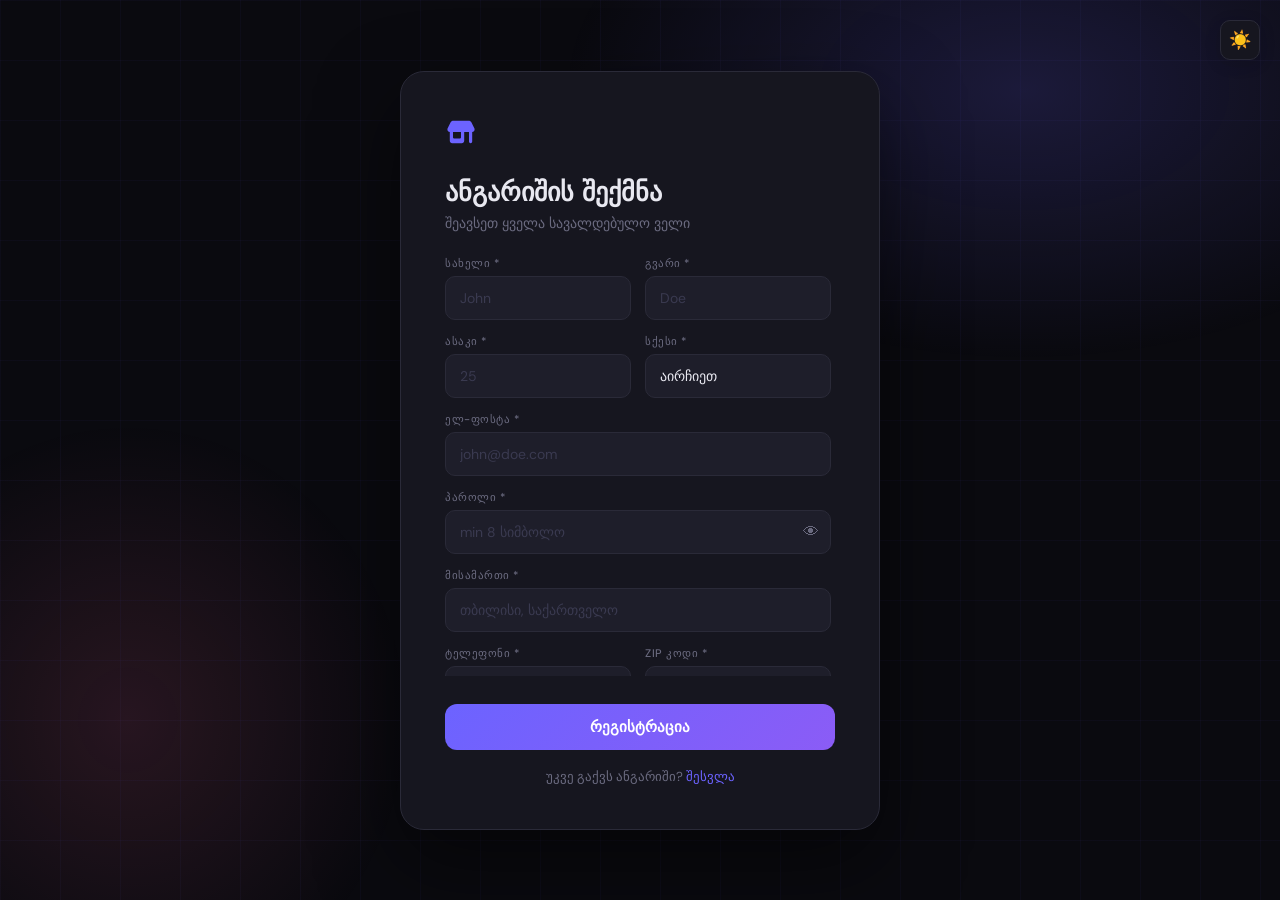
<file: index.html>
<!doctype html>
<html lang="ka">
  <head>
    <meta charset="UTF-8" />
    <meta name="viewport" content="width=device-width, initial-scale=1.0" />
    <title>EverREST</title>
    <link href="https://fonts.googleapis.com/css2?family=Syne:wght@700;800&family=DM+Sans:wght@400;500&display=swap" rel="stylesheet" />
    <link rel="stylesheet" href="css/index.css" />
    <link rel="stylesheet" href="css/theme.css" />
    <script src="js/theme.js"></script>
  </head>
  <body>
    <button class="theme-toggle-float" title="Switch theme">☀️</button>
    <div class="auth-bg">
      <div class="auth-card">
        <div class="logo">
          <div class="logo-icon"><svg xmlns="http://www.w3.org/2000/svg" viewBox="0 0 640 640"><path d="M53.5 245.1L110.3 131.4C121.2 109.7 143.3 96 167.6 96L472.5 96C496.7 96 518.9 109.7 529.7 131.4L586.5 245.1C590.1 252.3 592 260.2 592 268.3C592 295.6 570.8 318 544 319.9L544 512C544 529.7 529.7 544 512 544C494.3 544 480 529.7 480 512L480 320L384 320L384 496C384 522.5 362.5 544 336 544L144 544C117.5 544 96 522.5 96 496L96 319.9C69.2 318 48 295.6 48 268.3C48 260.3 49.9 252.3 53.5 245.1zM160 320L160 432C160 440.8 167.2 448 176 448L304 448C312.8 448 320 440.8 320 432L320 320L160 320z"/></svg></div>
          <div class="logo-text">EverREST</div>
        </div>
        <h1>ანგარიშის შექმნა</h1>
        <p class="subtitle">შეავსეთ ყველა სავალდებულო ველი</p>
        <div class="signup-scroll">
          <div class="form-row">
            <div class="field"><label>სახელი *</label><input type="text" id="firstName" placeholder="John" /></div>
            <div class="field"><label>გვარი *</label><input type="text" id="lastName" placeholder="Doe" /></div>
          </div>
          <div class="form-row">
            <div class="field"><label>ასაკი *</label><input type="number" id="age" placeholder="25" min="1" max="120" /></div>
            <div class="field">
              <label>სქესი *</label>
              <select id="gender">
                <option value="">აირჩიეთ</option>
                <option value="MALE">მამრობითი</option>
                <option value="FEMALE">მდედრობითი</option>
                <option value="OTHER">სხვა</option>
              </select>
            </div>
          </div>
          <div class="field"><label>ელ-ფოსტა *</label><input type="email" id="email" placeholder="john@doe.com" /></div>
          <div class="field">
            <label>პაროლი *</label>
            <div class="pass-wrap">
              <input type="password" id="password" placeholder="min 8 სიმბოლო" />
              <button class="pass-toggle" id="toggle-password">👁</button>
            </div>
          </div>
          <div class="field"><label>მისამართი *</label><input type="text" id="address" placeholder="თბილისი, საქართველო" /></div>
          <div class="form-row">
            <div class="field"><label>ტელეფონი *</label><input type="text" id="phone" placeholder="+995599123456" /></div>
            <div class="field"><label>ZIP კოდი *</label><input type="text" id="zipcode" placeholder="0178" /></div>
          </div>
          <div class="field"><label>ავატარი (URL)</label><input type="text" id="avatar" placeholder="https://..." /></div>
        </div>
        <div id="alert"></div>
        <button class="btn-primary" id="signup-btn">რეგისტრაცია</button>
        <p class="switch-link">უკვე გაქვს ანგარიში? <a href="html/signin.html">შესვლა</a></p>
      </div>
    </div>
    <script src="js/index.js"></script>
  </body>
</html>
</file>
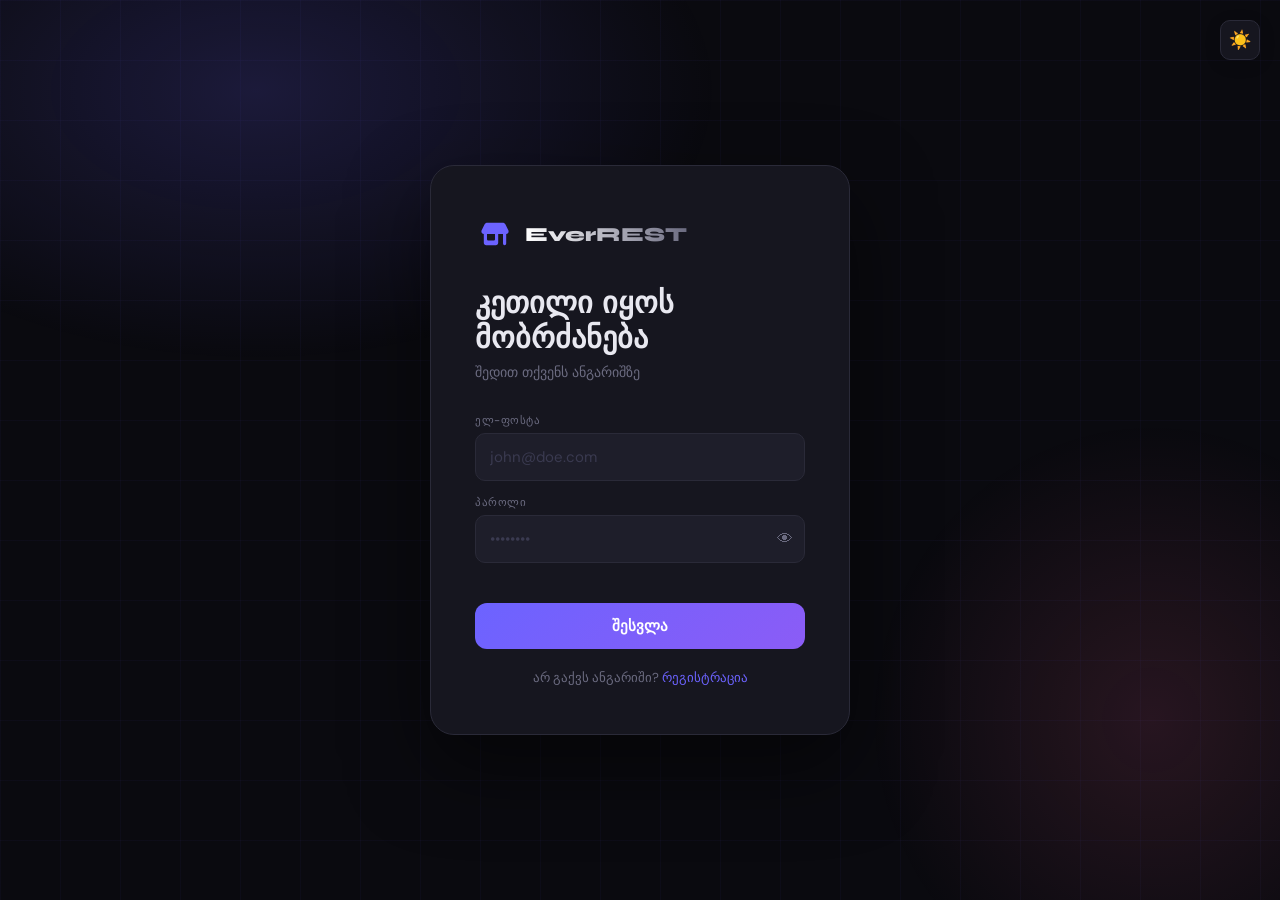
<file: html/product.html>
<!DOCTYPE html>
<html lang="ka">
<head>
  <meta charset="UTF-8"/>
  <meta name="viewport" content="width=device-width, initial-scale=1.0"/>
  <title>პროდუქტი — EverREST</title>
  <link href="https://fonts.googleapis.com/css2?family=Syne:wght@700;800&family=DM+Sans:wght@400;500&display=swap" rel="stylesheet"/>
  <link rel="stylesheet" href="../css/shop.css"/>
  <link rel="stylesheet" href="../css/product.css"/>
  <link rel="stylesheet" href="../css/theme.css"/>
  <script src="../js/theme.js"></script>
</head>
<body>

  <header class="shop-header">
    <div class="header-inner">
      <div class="logo" id="btn-logo" style="cursor:pointer">
        <div class="logo-icon"><svg xmlns="http://www.w3.org/2000/svg" viewBox="0 0 640 640"><path d="M53.5 245.1L110.3 131.4C121.2 109.7 143.3 96 167.6 96L472.5 96C496.7 96 518.9 109.7 529.7 131.4L586.5 245.1C590.1 252.3 592 260.2 592 268.3C592 295.6 570.8 318 544 319.9L544 512C544 529.7 529.7 544 512 544C494.3 544 480 529.7 480 512L480 320L384 320L384 496C384 522.5 362.5 544 336 544L144 544C117.5 544 96 522.5 96 496L96 319.9C69.2 318 48 295.6 48 268.3C48 260.3 49.9 252.3 53.5 245.1zM160 320L160 432C160 440.8 167.2 448 176 448L304 448C312.8 448 320 440.8 320 432L320 320L160 320z"/></svg></div>
        <div class="logo-text">EverREST Shop</div>
      </div>
      <nav class="header-nav">
        <button class="nav-btn" id="btn-shop">🛍 მაღაზია</button>
        <button class="nav-btn" id="btn-profile">👤 პროფილი</button>
      </nav>
      <div class="header-right">
        <button class="theme-toggle" title="Switch theme">☀️</button>
        <button class="cart-btn desktop-cart" id="btn-cart">🛒 <span id="cart-count">0</span></button>
        <button class="btn-signout desktop-only" id="btn-signout">გასვლა</button>
        <button class="burger-btn" id="burger-btn" aria-label="მენიუ">
          <span></span><span></span><span></span>
        </button>
      </div>
    </div>
    <div class="mobile-nav" id="mobile-nav">
      <button class="nav-btn" id="m-btn-shop">🛍 მაღაზია</button>
      <button class="nav-btn" id="m-btn-profile">👤 პროფილი</button>
      <button class="nav-btn mobile-cart-btn" id="m-btn-cart">🛒 კალათა <span class="m-cart-badge" id="m-cart-count">0</span></button>
      <button class="nav-btn nav-btn-signout" id="m-btn-signout">🚪 გასვლა</button>
    </div>
  </header>

  <div class="product-page">
    <button class="btn-back" id="btn-back">← მაღაზიაში დაბრუნება</button>

    <div id="product-content" class="product-detail">
      <div class="product-detail-left">
        <img id="d-image" src="" alt="პროდუქტი"
             onerror="this.src='https://placehold.co/600x500/1e1e2a/6b6b80?text=No+Image'"/>
      </div>
      <div class="product-detail-right">
        <div id="d-category" class="product-category"></div>
        <h1 id="d-title"></h1>
        <div id="d-price" class="detail-price"></div>
        <div id="d-stock" class="amount-badge"></div>
        <p id="d-description" class="detail-description"></p>
        <div id="d-alert"></div>
        <button id="d-btn" class="btn-primary">+ კალათაში დამატება</button>
      </div>
    </div>
  </div>

  <!-- ── RATINGS ── -->
  <div class="product-page reviews-page">
    <div class="reviews-wrap">

      <div class="rate-card">
        <h2 class="rate-title">⭐ შეაფასე პროდუქტი</h2>
        <p class="rate-sub">აირჩიე ვარსკვლავების რაოდენობა</p>
        <div class="star-picker" id="star-picker">
          <span class="star" data-value="1">★</span>
          <span class="star" data-value="2">★</span>
          <span class="star" data-value="3">★</span>
          <span class="star" data-value="4">★</span>
          <span class="star" data-value="5">★</span>
        </div>
        <div id="rate-alert"></div>
        <button class="btn-primary btn-rate-submit" id="btn-submit-rate">შეფასების გაგზავნა</button>
      </div>

      <div class="rating-display-wrap">
        <h2 class="rate-title">📊 პროდუქტის რეიტინგი</h2>
        <div id="rating-display">
          <div class="rating-skeleton-wrap">
            <div class="skeleton" style="width:80px;height:80px;border-radius:16px"></div>
            <div style="display:flex;flex-direction:column;gap:8px;flex:1">
              <div class="skeleton skeleton-line" style="width:50%"></div>
              <div class="skeleton skeleton-line" style="width:35%"></div>
            </div>
          </div>
        </div>
      </div>

    </div>
  </div>

  <div id="cart-overlay" class="cart-overlay"></div>
  <div id="cart-drawer" class="cart-drawer">
    <div class="cart-header">
      <h2>🛒 კალათა</h2>
      <button class="cart-close" id="btn-cart-close">✕</button>
    </div>
    <div id="cart-items" class="cart-items"></div>
    <div id="cart-footer" class="cart-footer" style="display:none;">
      <div class="cart-total">სულ: <strong id="cart-total">$0.00</strong></div>
      <button class="btn-primary" id="btn-checkout">✅ შეკვეთის განხორციელება</button>
    </div>
  </div>

  <script src="../js/product.js"></script>
</body>
</html>
</file>
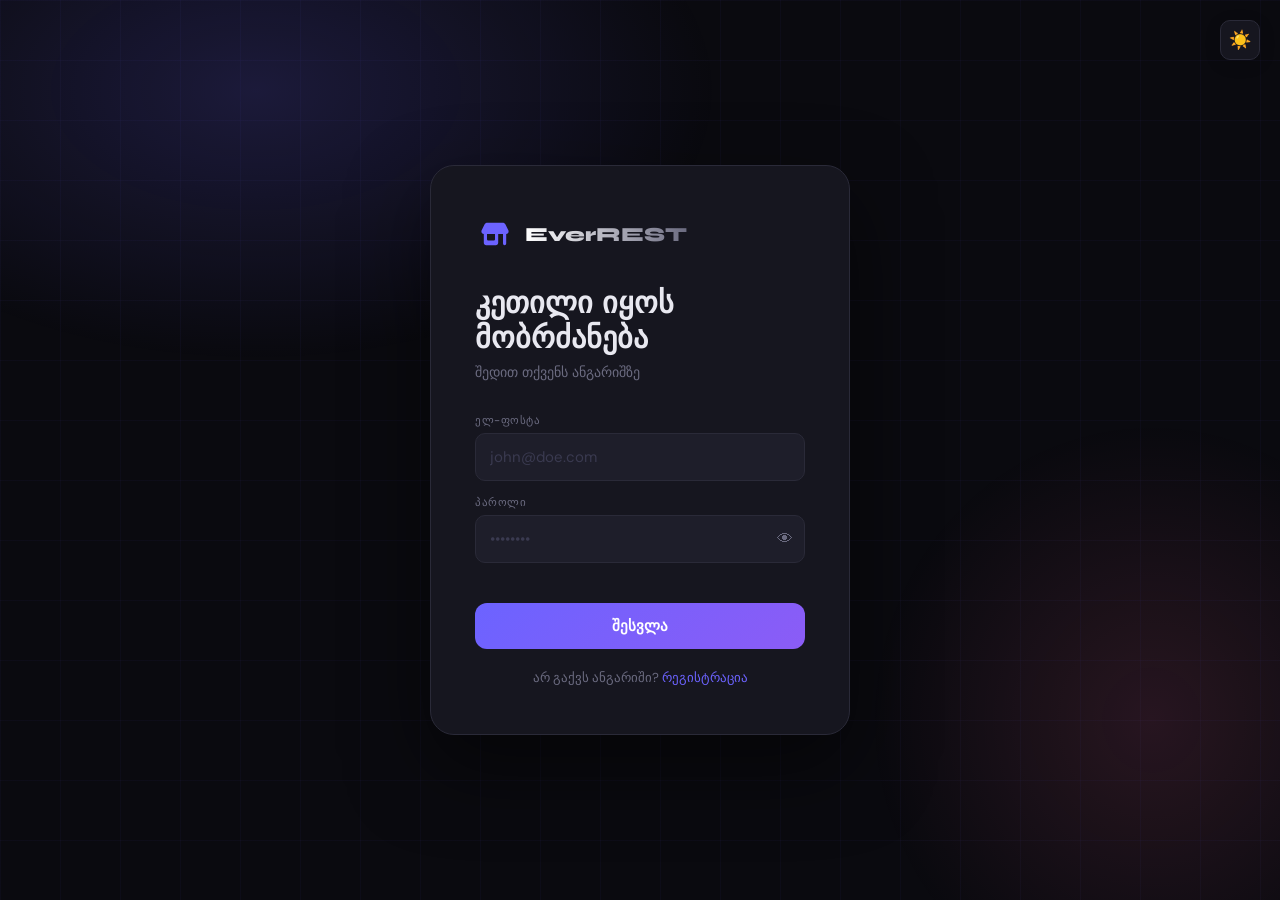
<file: html/profile.html>
<!DOCTYPE html>
<html lang="ka">
<head>
  <meta charset="UTF-8"/>
  <meta name="viewport" content="width=device-width, initial-scale=1.0"/>
  <title>პროფილი — EverREST</title>
  <link href="https://fonts.googleapis.com/css2?family=Syne:wght@700;800&family=DM+Sans:wght@400;500&display=swap" rel="stylesheet"/>
  <link rel="stylesheet" href="../css/profile.css"/>
  <link rel="stylesheet" href="../css/theme.css"/>
  <script src="../js/theme.js"></script>
</head>
<body>

  <header class="shop-header">
    <div class="header-inner">
      <div class="logo" id="btn-logo" style="cursor:pointer">
        <div class="logo-icon"><svg xmlns="http://www.w3.org/2000/svg" viewBox="0 0 640 640"><path d="M53.5 245.1L110.3 131.4C121.2 109.7 143.3 96 167.6 96L472.5 96C496.7 96 518.9 109.7 529.7 131.4L586.5 245.1C590.1 252.3 592 260.2 592 268.3C592 295.6 570.8 318 544 319.9L544 512C544 529.7 529.7 544 512 544C494.3 544 480 529.7 480 512L480 320L384 320L384 496C384 522.5 362.5 544 336 544L144 544C117.5 544 96 522.5 96 496L96 319.9C69.2 318 48 295.6 48 268.3C48 260.3 49.9 252.3 53.5 245.1zM160 320L160 432C160 440.8 167.2 448 176 448L304 448C312.8 448 320 440.8 320 432L320 320L160 320z"/></svg></div>
        <div class="logo-text">EverREST Shop</div>
      </div>
      <nav class="header-nav">
        <button class="nav-btn" id="btn-shop">🛍 მაღაზია</button>
        <button class="nav-btn active">👤 პროფილი</button>
      </nav>
      <div class="header-right">
        <button class="theme-toggle" title="Switch theme">☀️</button>
        <button class="btn-signout desktop-only" id="btn-signout">გასვლა</button>
        <button class="burger-btn" id="burger-btn" aria-label="მენიუ">
          <span></span><span></span><span></span>
        </button>
      </div>
    </div>
    <div class="mobile-nav" id="mobile-nav">
      <button class="nav-btn" id="m-btn-shop">🛍 მაღაზია</button>
      <button class="nav-btn active">👤 პროფილი</button>
      <button class="nav-btn nav-btn-signout" id="m-btn-signout">🚪 გასვლა</button>
    </div>
  </header>

  <div class="profile-wrap">
    <div class="profile-card">
      <div class="avatar-wrap">
        <img id="p-avatar" src="" alt="avatar" onerror="this.src='https://api.dicebear.com/7.x/pixel-art/svg?seed=user'"/>
      </div>
      <div class="profile-name"  id="p-name">—</div>
      <div class="profile-email" id="p-email">—</div>
      <div class="profile-badge" id="p-verified">—</div>
    </div>

    <div class="profile-right">
      <div class="form-card">
        <h2 class="section-title">პროფილის რედაქტირება</h2>
        <div id="update-alert"></div>
        <div class="form-row">
          <div class="field"><label>სახელი</label><input type="text" id="p-firstName"/></div>
          <div class="field"><label>გვარი</label><input type="text" id="p-lastName"/></div>
        </div>
        <div class="form-row">
          <div class="field"><label>ასაკი</label><input type="number" id="p-age"/></div>
          <div class="field">
            <label>სქესი</label>
            <select id="p-gender">
              <option value="MALE">მამრობითი</option>
              <option value="FEMALE">მდედრობითი</option>
              <option value="OTHER">სხვა</option>
            </select>
          </div>
        </div>
        <div class="field"><label>ელ-ფოსტა</label><input type="email" id="p-email-input"/></div>
        <div class="field"><label>მისამართი</label><input type="text" id="p-address"/></div>
        <div class="form-row">
          <div class="field"><label>ტელეფონი</label><input type="text" id="p-phone"/></div>
          <div class="field"><label>ZIP</label><input type="text" id="p-zipcode"/></div>
        </div>
        <div class="field"><label>ავატარი (URL)</label><input type="text" id="p-avatar-url"/></div>
        <button class="btn-primary" id="btn-update">ცვლილებების შენახვა</button>
      </div>

      <div class="form-card">
        <h2 class="section-title">პაროლის შეცვლა</h2>
        <div id="password-alert"></div>
        <div class="field">
          <label>ძველი პაროლი</label>
          <div class="pass-wrap">
            <input type="password" id="cp-old" placeholder="••••••••"/>
            <button class="pass-toggle" id="toggle-old">👁</button>
          </div>
        </div>
        <div class="field">
          <label>ახალი პაროლი</label>
          <div class="pass-wrap">
            <input type="password" id="cp-new" placeholder="min 8 სიმბოლო"/>
            <button class="pass-toggle" id="toggle-new">👁</button>
          </div>
        </div>
        <div class="field">
          <label>გაიმეორე ახალი პაროლი</label>
          <div class="pass-wrap">
            <input type="password" id="cp-confirm" placeholder="••••••••"/>
            <button class="pass-toggle" id="toggle-confirm">👁</button>
          </div>
        </div>
        <button class="btn-primary btn-danger" id="btn-change-password">პაროლის შეცვლა</button>
      </div>
    </div>
  </div>

  <script src="../js/profile.js"></script>
</body>
</html>
</file>
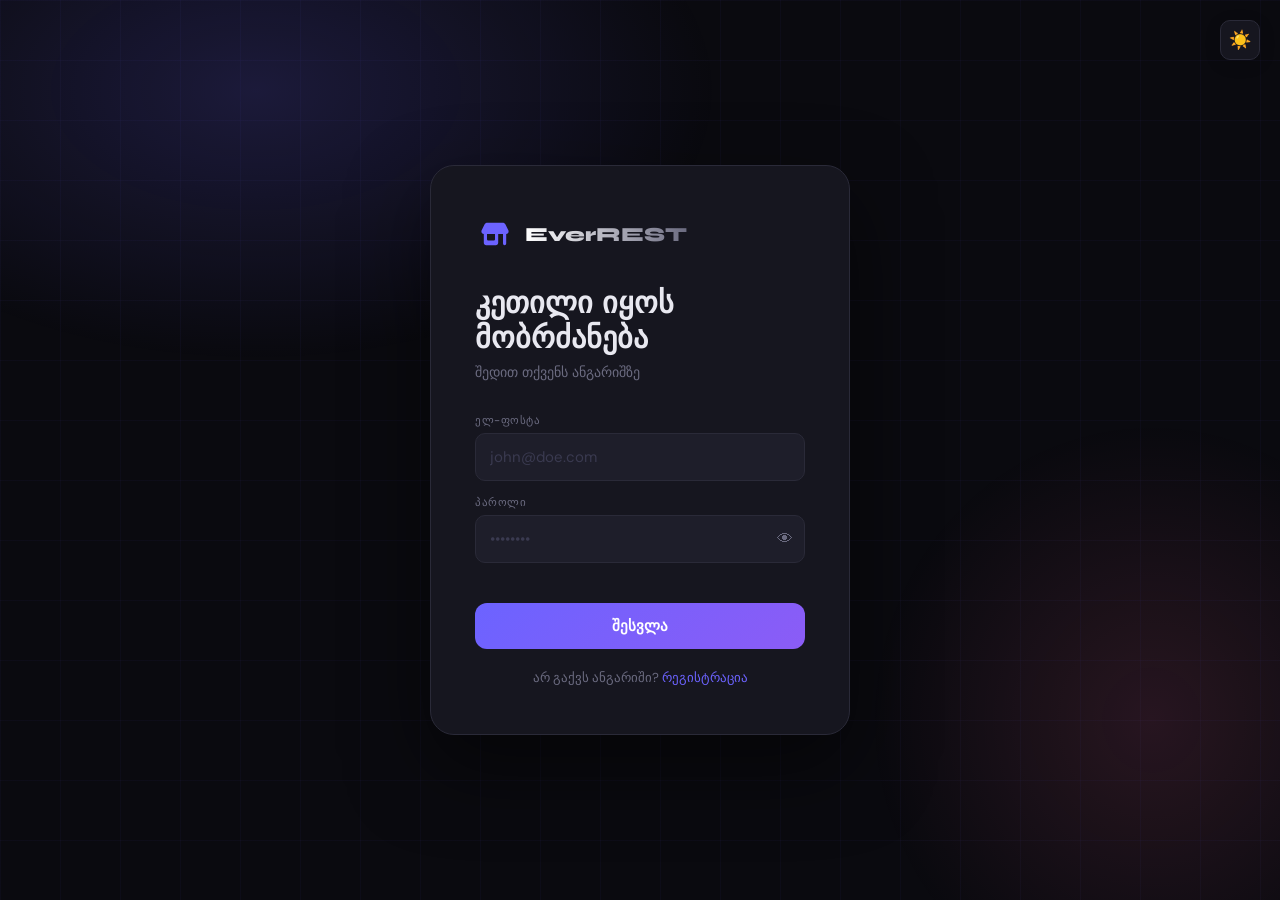
<file: html/shop.html>
<!DOCTYPE html>
<html lang="ka">
<head>
  <meta charset="UTF-8"/>
  <meta name="viewport" content="width=device-width, initial-scale=1.0"/>
  <title>მაღაზია — EverREST</title>
  <link href="https://fonts.googleapis.com/css2?family=Syne:wght@700;800&family=DM+Sans:wght@400;500&display=swap" rel="stylesheet"/>
  <link rel="stylesheet" href="../css/shop.css"/>
  <link rel="stylesheet" href="../css/theme.css"/>
  <script src="../js/theme.js"></script>
</head>
<body>

  <header class="shop-header">
    <div class="header-inner">
      <div class="logo">
        <div class="logo-icon"><svg xmlns="http://www.w3.org/2000/svg" viewBox="0 0 640 640"><path d="M53.5 245.1L110.3 131.4C121.2 109.7 143.3 96 167.6 96L472.5 96C496.7 96 518.9 109.7 529.7 131.4L586.5 245.1C590.1 252.3 592 260.2 592 268.3C592 295.6 570.8 318 544 319.9L544 512C544 529.7 529.7 544 512 544C494.3 544 480 529.7 480 512L480 320L384 320L384 496C384 522.5 362.5 544 336 544L144 544C117.5 544 96 522.5 96 496L96 319.9C69.2 318 48 295.6 48 268.3C48 260.3 49.9 252.3 53.5 245.1zM160 320L160 432C160 440.8 167.2 448 176 448L304 448C312.8 448 320 440.8 320 432L320 320L160 320z"/></svg></div>
        <div class="logo-text">EverREST Shop</div>
      </div>
      <nav class="header-nav">
        <button class="nav-btn active">🛍 მაღაზია</button>
        <button class="nav-btn" id="btn-profile">👤 პროფილი</button>
      </nav>
      <div class="header-right">
        <button class="theme-toggle" title="Switch theme">☀️</button>
        <button class="cart-btn" id="btn-cart">🛒 <span id="cart-count">0</span></button>
        <button class="btn-signout desktop-only" id="btn-signout">გასვლა</button>
        <button class="burger-btn" id="burger-btn" aria-label="მენიუ">
          <span></span><span></span><span></span>
        </button>
      </div>
    </div>
    <div class="mobile-nav" id="mobile-nav">
      <button class="nav-btn active" id="m-btn-shop">🛍 მაღაზია</button>
      <button class="nav-btn" id="m-btn-profile">👤 პროფილი</button>
      <button class="nav-btn mobile-cart-btn" id="m-btn-cart">🛒 კალათა <span class="m-cart-badge" id="m-cart-count">0</span></button>
      <button class="nav-btn nav-btn-signout" id="m-btn-signout">🚪 გასვლა</button>
    </div>
  </header>

  <div class="filter-bar">
    <div class="filter-inner">
      <div class="filter-group">
        <label>🔍 ძიება</label>
        <input type="text" id="f-search" placeholder="სახელი..."/>
      </div>
      <div class="filter-group">
        <label>📦 კატეგორია</label>
        <select id="f-category">
          <option value="">ყველა</option>
        </select>
      </div>
      <div class="filter-group">
        <label>💰 ფასი მინ</label>
        <input type="number" id="f-price-min" placeholder="0" min="0"/>
      </div>
      <div class="filter-group">
        <label>💰 ფასი მაქს</label>
        <input type="number" id="f-price-max" placeholder="9999" min="0"/>
      </div>
      <div class="filter-group">
        <label>↕️ სორტირება</label>
        <select id="f-sort">
          <option value="">ნაგულისხმევი</option>
          <option value="price_asc">ფასი ↑</option>
          <option value="price_desc">ფასი ↓</option>
          <option value="title_asc">სახელი A–Z</option>
          <option value="title_desc">სახელი Z–A</option>
        </select>
      </div>
      <button class="btn-reset" id="btn-reset">✕ გასუფთავება</button>
    </div>
  </div>

  <main class="products-main">
    <div id="products-status" class="products-status"></div>
    <div id="products-grid"  class="products-grid"></div>
    <div id="pagination"     class="pagination"></div>
  </main>

  <div id="cart-overlay" class="cart-overlay"></div>
  <div id="cart-drawer" class="cart-drawer">
    <div class="cart-header">
      <h2>🛒 კალათა</h2>
      <button class="cart-close" id="btn-cart-close">✕</button>
    </div>
    <div id="cart-items" class="cart-items"></div>
    <div id="cart-footer" class="cart-footer" style="display:none;">
      <div class="cart-total">სულ: <strong id="cart-total">$0.00</strong></div>
      <button class="btn-primary" id="btn-checkout">✅ შეკვეთის განხორციელება</button>
    </div>
  </div>

  <script src="../js/shop.js"></script>
</body>
</html>
</file>
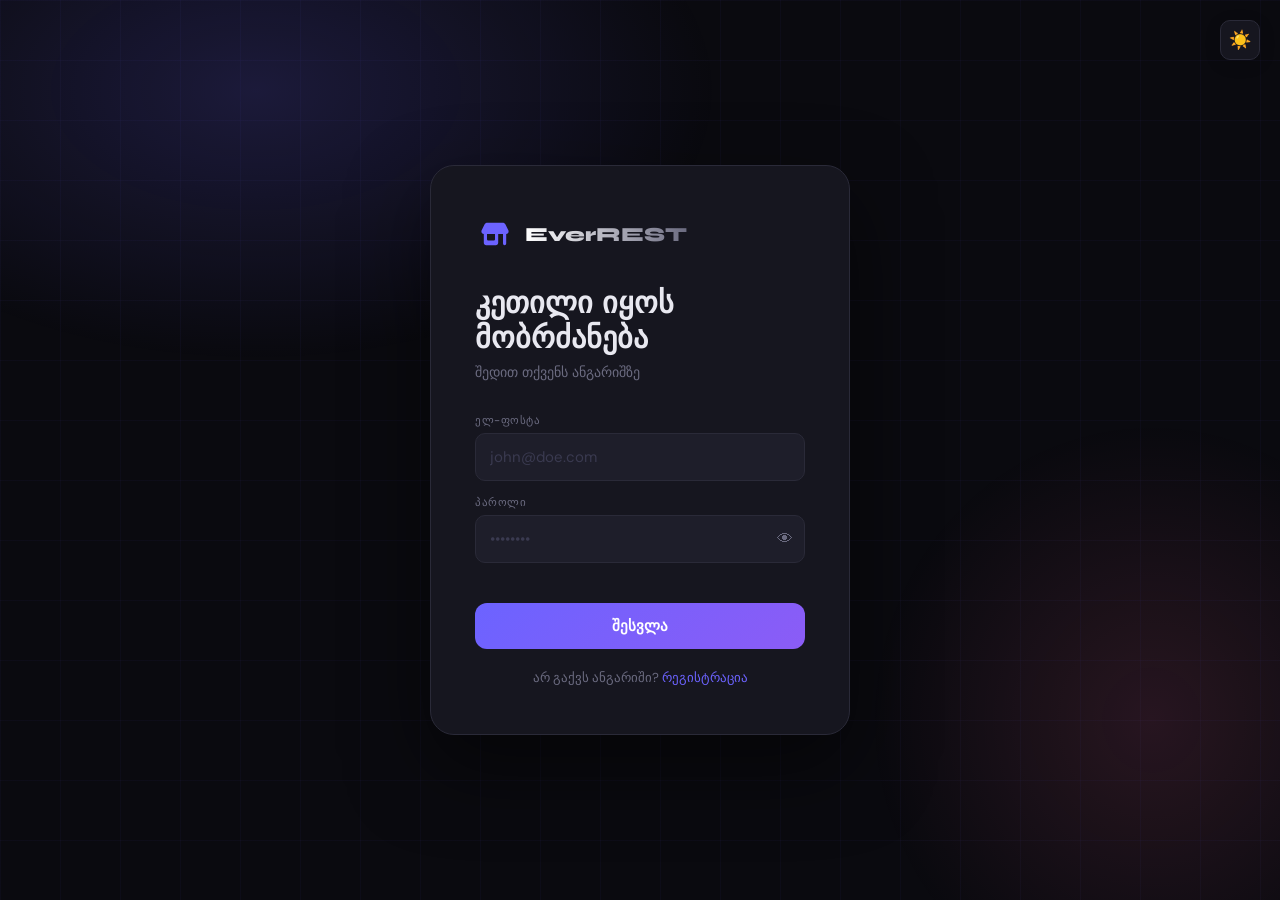
<file: html/signin.html>
<!DOCTYPE html>
<html lang="ka">
<head>
  <meta charset="UTF-8"/>
  <meta name="viewport" content="width=device-width, initial-scale=1.0"/>
  <title>შესვლა — EverREST</title>
  <link href="https://fonts.googleapis.com/css2?family=Syne:wght@700;800&family=DM+Sans:wght@400;500&display=swap" rel="stylesheet"/>
  <link rel="stylesheet" href="../css/signin.css"/>
  <link rel="stylesheet" href="../css/theme.css"/>
  <script src="../js/theme.js"></script>
</head>
<body>
  <button class="theme-toggle-float" title="Switch theme">☀️</button>
  <div class="auth-bg">
    <div class="auth-card">
      <div class="logo">
        <div class="logo-icon"><svg xmlns="http://www.w3.org/2000/svg" viewBox="0 0 640 640"><path d="M53.5 245.1L110.3 131.4C121.2 109.7 143.3 96 167.6 96L472.5 96C496.7 96 518.9 109.7 529.7 131.4L586.5 245.1C590.1 252.3 592 260.2 592 268.3C592 295.6 570.8 318 544 319.9L544 512C544 529.7 529.7 544 512 544C494.3 544 480 529.7 480 512L480 320L384 320L384 496C384 522.5 362.5 544 336 544L144 544C117.5 544 96 522.5 96 496L96 319.9C69.2 318 48 295.6 48 268.3C48 260.3 49.9 252.3 53.5 245.1zM160 320L160 432C160 440.8 167.2 448 176 448L304 448C312.8 448 320 440.8 320 432L320 320L160 320z"/></svg></div>
        <div class="logo-text">EverREST</div>
      </div>
      <h1>კეთილი იყოს<br/>მობრძანება</h1>
      <p class="subtitle">შედით თქვენს ანგარიშზე</p>
      <div class="field">
        <label>ელ-ფოსტა</label>
        <input type="email" id="email" placeholder="john@doe.com"/>
      </div>
      <div class="field" style="margin-top:14px;">
        <label>პაროლი</label>
        <div class="pass-wrap">
          <input type="password" id="password" placeholder="••••••••"/>
          <button class="pass-toggle" id="toggle-password">👁</button>
        </div>
      </div>
      <div id="alert"></div>
      <button class="btn-primary" id="signin-btn">შესვლა</button>
      <p class="switch-link">არ გაქვს ანგარიში? <a href="../index.html">რეგისტრაცია</a></p>
    </div>
  </div>
  <script src="../js/signin.js"></script>
</body>
</html>
</file>
<file: css/index.css>
*,
*::before,
*::after {
  box-sizing: border-box;
  margin: 0;
  padding: 0;
}

:root {
  --bg: #0a0a0f;
  --card: #16161f;
  --border: #2a2a38;
  --accent: #6c63ff;
  --accent2: #ff6b9d;
  --text: #e8e8f0;
  --muted: #6b6b80;
  --success: #4ade80;
  --error: #f87171;
  --input-bg: #1e1e2a;
}

html,
body {
  font-family: "DM Sans", sans-serif;
  background: var(--bg);
  color: var(--text);
  min-height: 100vh;
}

.auth-bg {
  min-height: 100vh;
  display: flex;
  align-items: center;
  justify-content: center;
  padding: 24px;
  position: relative;
}
.auth-bg::before {
  content: "";
  position: fixed;
  inset: 0;
  pointer-events: none;
  z-index: 0;
  background:
    radial-gradient(
      ellipse 60% 50% at 80% 10%,
      rgba(108, 99, 255, 0.18) 0%,
      transparent 60%
    ),
    radial-gradient(
      ellipse 40% 60% at 10% 80%,
      rgba(255, 107, 157, 0.12) 0%,
      transparent 55%
    );
}
.auth-bg::after {
  content: "";
  position: fixed;
  inset: 0;
  pointer-events: none;
  z-index: 0;
  background-image:
    linear-gradient(rgba(108, 99, 255, 0.04) 1px, transparent 1px),
    linear-gradient(90deg, rgba(108, 99, 255, 0.04) 1px, transparent 1px);
  background-size: 60px 60px;
}

.auth-card {
  position: relative;
  z-index: 1;
  width: 100%;
  max-width: 480px;
  background: var(--card);
  border: 1px solid var(--border);
  border-radius: 24px;
  padding: 44px;
  box-shadow: 0 32px 80px rgba(0, 0, 0, 0.5);
  animation: fadeUp 0.5s cubic-bezier(0.16, 1, 0.3, 1) both;
}

.logo {
  display: flex;
  align-items: center;
  gap: 10px;
  margin-bottom: 24px;
}
.logo-icon svg {
  width: 32px;
  height: 32px;
  fill: var(--accent);
}
.logo-text {
  font-family: "Syne", sans-serif;
  font-weight: 800;
  font-size: 20px;
  /* background: linear-gradient(90deg, #fff, var(--muted)); */
  -webkit-background-clip: text;
  -webkit-text-fill-color: transparent;
}

h1 {
  font-family: "Syne", sans-serif;
  font-size: 26px;
  font-weight: 800;
  margin-bottom: 6px;
}
.subtitle {
  font-size: 14px;
  color: var(--muted);
  margin-bottom: 24px;
}

.signup-scroll {
  max-height: 420px;
  overflow-y: auto;
  display: flex;
  flex-direction: column;
  gap: 14px;
  padding-right: 4px;
}
.signup-scroll::-webkit-scrollbar {
  width: 4px;
}
.signup-scroll::-webkit-scrollbar-thumb {
  background: var(--border);
  border-radius: 4px;
}

.form-row {
  display: grid;
  grid-template-columns: 1fr 1fr;
  gap: 14px;
}
.field {
  display: flex;
  flex-direction: column;
  gap: 6px;
}

label {
  font-size: 11px;
  font-weight: 500;
  color: var(--muted);
  letter-spacing: 0.5px;
  text-transform: uppercase;
}

input,
select {
  width: 100%;
  background: var(--input-bg);
  border: 1px solid var(--border);
  border-radius: 10px;
  padding: 12px 14px;
  font-family: "DM Sans", sans-serif;
  font-size: 14px;
  color: var(--text);
  outline: none;
  transition:
    border-color 0.2s,
    box-shadow 0.2s;
  -webkit-appearance: none;
}
input::placeholder {
  color: #3a3a50;
}
input:focus,
select:focus {
  border-color: var(--accent);
  box-shadow: 0 0 0 3px rgba(108, 99, 255, 0.15);
}
select option {
  background: var(--card);
}

.pass-wrap {
  position: relative;
}
.pass-wrap input {
  padding-right: 44px;
}
.pass-toggle {
  position: absolute;
  right: 12px;
  top: 50%;
  transform: translateY(-50%);
  background: none;
  border: none;
  cursor: pointer;
  color: var(--muted);
  font-size: 16px;
}
.pass-toggle:hover {
  color: var(--text);
}

.btn-primary {
  width: 100%;
  padding: 14px;
  border: none;
  border-radius: 12px;
  background: linear-gradient(135deg, var(--accent), #8b5cf6);
  color: #fff;
  font-family: "Syne", sans-serif;
  font-size: 15px;
  font-weight: 700;
  cursor: pointer;
  transition: all 0.2s;
  margin-top: 16px;
}
.btn-primary:hover {
  transform: translateY(-1px);
  box-shadow: 0 8px 28px rgba(108, 99, 255, 0.4);
}
.btn-primary:disabled {
  opacity: 0.5;
  cursor: not-allowed;
  transform: none;
}

#alert {
  margin-top: 12px;
}
.alert {
  border-radius: 10px;
  padding: 12px 14px;
  font-size: 13px;
  display: flex;
  align-items: flex-start;
  gap: 8px;
}
.alert.success {
  background: rgba(74, 222, 128, 0.08);
  border: 1px solid rgba(74, 222, 128, 0.25);
  color: var(--success);
}
.alert.error {
  background: rgba(248, 113, 113, 0.08);
  border: 1px solid rgba(248, 113, 113, 0.25);
  color: var(--error);
}

.switch-link {
  text-align: center;
  margin-top: 18px;
  font-size: 13px;
  color: var(--muted);
}
.switch-link a {
  color: var(--accent);
  text-decoration: none;
  font-weight: 500;
}
.switch-link a:hover {
  text-decoration: underline;
}

@keyframes fadeUp {
  from {
    opacity: 0;
    transform: translateY(20px);
  }
  to {
    opacity: 1;
    transform: translateY(0);
  }
}
@media (max-width: 520px) {
  .auth-card {
    padding: 32px 20px;
  }
  .form-row {
    grid-template-columns: 1fr;
  }
}
</file>
<file: css/theme.css>
/* ─── LIGHT MODE OVERRIDES ─── */
html[data-theme="light"] {
  --bg: #f4f4f8;
  --card: #ffffff;
  --border: #dddde8;
  --accent: #6c63ff;
  --accent2: #ff6b9d;
  --text: #18182a;
  --muted: #707088;
  --success: #16a34a;
  --error: #dc2626;
  --input-bg: #ebebf3;
  --surface: #eaeaf2;
}

html[data-theme="light"] body {
  background: var(--bg);
  color: var(--text);
}

/* Fix auth page gradient for light mode */
html[data-theme="light"] .auth-bg::before {
  background:
    radial-gradient(ellipse 60% 50% at 80% 10%, rgba(108,99,255,0.10) 0%, transparent 60%),
    radial-gradient(ellipse 40% 60% at 10% 80%, rgba(255,107,157,0.07) 0%, transparent 55%);
}
html[data-theme="light"] .auth-bg::after {
  background-image:
    linear-gradient(rgba(108,99,255,0.05) 1px, transparent 1px),
    linear-gradient(90deg, rgba(108,99,255,0.05) 1px, transparent 1px);
}

/* Fix header backdrop for light mode */
html[data-theme="light"] .shop-header {
  background: rgba(244, 244, 248, 0.92);
}

/* Fix placeholder text */
html[data-theme="light"] input::placeholder {
  color: #aaaabc;
}

/* Fix logo text gradient on light */
html[data-theme="light"] .logo-text {
  background: linear-gradient(90deg, #18182a, #7070aa);
  -webkit-background-clip: text;
  -webkit-text-fill-color: transparent;
}

/* Fix auth card shadow on light */
html[data-theme="light"] .auth-card {
  box-shadow: 0 16px 48px rgba(60, 60, 100, 0.12);
}

/* Fix skeleton shimmer on light */
html[data-theme="light"] .skeleton {
  background: linear-gradient(
    90deg,
    var(--input-bg) 25%,
    #dcdce8 50%,
    var(--input-bg) 75%
  );
  background-size: 200% 100%;
}

/* Fix select option backgrounds */
html[data-theme="light"] select option {
  background: #ffffff;
  color: #18182a;
}

/* Fix product card hover shadow */
html[data-theme="light"] .product-card:hover {
  box-shadow: 0 16px 40px rgba(100, 100, 160, 0.15);
}

/* Fix cart overlay */
html[data-theme="light"] .cart-overlay {
  background: rgba(0, 0, 0, 0.25);
}

/* ─── THEME TOGGLE BUTTON ─── */
.theme-toggle {
  background: var(--input-bg);
  border: 1px solid var(--border);
  border-radius: 10px;
  width: 38px;
  height: 38px;
  cursor: pointer;
  display: flex;
  align-items: center;
  justify-content: center;
  font-size: 17px;
  transition: background 0.2s, border-color 0.2s, transform 0.2s;
  flex-shrink: 0;
}
.theme-toggle:hover {
  border-color: var(--accent);
  transform: scale(1.08);
}

/* Auth page floating toggle */
.theme-toggle-float {
  position: fixed;
  top: 20px;
  right: 20px;
  z-index: 100;
  background: var(--card);
  border: 1px solid var(--border);
  border-radius: 10px;
  width: 40px;
  height: 40px;
  cursor: pointer;
  display: flex;
  align-items: center;
  justify-content: center;
  font-size: 18px;
  box-shadow: 0 4px 16px rgba(0,0,0,0.15);
  transition: background 0.2s, border-color 0.2s, transform 0.2s;
}
.theme-toggle-float:hover {
  border-color: var(--accent);
  transform: scale(1.08);
}
</file>
<file: css/shop.css>
*,
*::before,
*::after {
  box-sizing: border-box;
  margin: 0;
  padding: 0;
}

:root {
  --bg: #0a0a0f;
  --card: #16161f;
  --border: #2a2a38;
  --accent: #6c63ff;
  --accent2: #ff6b9d;
  --text: #e8e8f0;
  --muted: #6b6b80;
  --success: #4ade80;
  --error: #f87171;
  --input-bg: #1e1e2a;
  --surface: #111118;
}

html,
body {
  font-family: "DM Sans", sans-serif;
  background: var(--bg);
  color: var(--text);
  min-height: 100vh;
}

/* HEADER */
.shop-header {
  position: sticky;
  top: 0;
  z-index: 100;
  background: rgba(10, 10, 15, 0.92);
  backdrop-filter: blur(16px);
  border-bottom: 1px solid var(--border);
}
.header-inner {
  max-width: 1400px;
  margin: 0 auto;
  padding: 12px 24px;
  display: flex;
  align-items: center;
  justify-content: space-between;
  gap: 16px;
}
.logo {
  display: flex;
  align-items: center;
  gap: 10px;
}
.logo-icon svg {
  width: 32px;
  height: 32px;
  fill: var(--accent);
}
.logo-icon {
  width: 36px;
  height: 36px;
  border-radius: 10px;
  font-size: 16px;
  /* background: linear-gradient(135deg, var(--accent), var(--accent2)); */
  display: flex;
  align-items: center;
  justify-content: center;
}
.logo-text {
  font-family: "Syne", sans-serif;
  font-weight: 800;
  font-size: 18px;
  background: linear-gradient(90deg, #fff, var(--muted));
  -webkit-background-clip: text;
  -webkit-text-fill-color: transparent;
}
.header-nav {
  display: flex;
  gap: 6px;
}
.nav-btn {
  padding: 8px 16px;
  border: none;
  border-radius: 10px;
  background: transparent;
  color: var(--muted);
  font-family: "DM Sans", sans-serif;
  font-size: 14px;
  font-weight: 500;
  cursor: pointer;
  transition: all 0.2s;
}
.nav-btn:hover,
.nav-btn.active {
  background: var(--input-bg);
  color: var(--text);
}
.header-right {
  display: flex;
  align-items: center;
  gap: 10px;
}
.cart-btn {
  background: var(--input-bg);
  border: 1px solid var(--border);
  border-radius: 10px;
  padding: 8px 14px;
  color: var(--text);
  font-size: 14px;
  cursor: pointer;
  transition: border-color 0.2s;
  display: flex;
  align-items: center;
  gap: 6px;
}
.cart-btn:hover {
  border-color: var(--accent);
}
.cart-btn span {
  background: var(--accent);
  color: #fff;
  font-size: 11px;
  font-weight: 700;
  border-radius: 99px;
  padding: 1px 6px;
  min-width: 18px;
  text-align: center;
  transition: transform 0.15s;
}
.btn-signout {
  background: transparent;
  border: 1px solid var(--border);
  border-radius: 10px;
  padding: 8px 14px;
  color: var(--error);
  font-size: 13px;
  font-family: "DM Sans", sans-serif;
  cursor: pointer;
  transition: all 0.2s;
}
.btn-signout:hover {
  background: rgba(248, 113, 113, 0.08);
  border-color: rgba(248, 113, 113, 0.4);
}

/* FILTER BAR */
.filter-bar {
  background: var(--surface);
  border-bottom: 1px solid var(--border);
  padding: 14px 24px;
}
.filter-inner {
  max-width: 1400px;
  margin: 0 auto;
  display: flex;
  flex-wrap: wrap;
  gap: 12px;
  align-items: flex-end;
}
.filter-group {
  display: flex;
  flex-direction: column;
  gap: 5px;
  min-width: 130px;
}
.filter-group label {
  font-size: 10px;
  color: var(--muted);
  text-transform: uppercase;
  letter-spacing: 0.5px;
}
.filter-group input,
.filter-group select {
  padding: 9px 12px;
  font-size: 13px;
  background: var(--input-bg);
  border: 1px solid var(--border);
  border-radius: 8px;
  color: var(--text);
  outline: none;
  transition: border-color 0.2s;
  -webkit-appearance: none;
  font-family: "DM Sans", sans-serif;
}
.filter-group input:focus,
.filter-group select:focus {
  border-color: var(--accent);
}
.filter-group select option {
  background: var(--card);
}
.btn-reset {
  padding: 9px 14px;
  background: transparent;
  border: 1px solid var(--border);
  border-radius: 8px;
  color: var(--muted);
  font-size: 13px;
  font-family: "DM Sans", sans-serif;
  cursor: pointer;
  transition: all 0.2s;
  align-self: flex-end;
}
.btn-reset:hover {
  color: var(--text);
  border-color: var(--text);
}

/* PRODUCTS */
.products-main {
  max-width: 1400px;
  margin: 0 auto;
  padding: 28px 24px;
}
.products-status {
  font-size: 13px;
  color: var(--muted);
  margin-bottom: 20px;
  min-height: 20px;
}
.products-grid {
  display: grid;
  grid-template-columns: repeat(auto-fill, minmax(220px, 1fr));
  gap: 18px;
}

/* PRODUCT CARD */
.product-card {
  background: var(--card);
  border: 1px solid var(--border);
  border-radius: 16px;
  overflow: hidden;
  display: flex;
  flex-direction: column;
  transition:
    transform 0.2s,
    box-shadow 0.2s,
    border-color 0.2s;
  animation: fadeUp 0.3s ease both;
}
.product-card:hover {
  transform: translateY(-4px);
  box-shadow: 0 16px 40px rgba(0, 0, 0, 0.4);
  border-color: rgba(108, 99, 255, 0.3);
}
.product-card.out-of-stock {
  opacity: 0.55;
}
.product-img {
  width: 100%;
  height: 180px;
  object-fit: cover;
  display: block;
  background: var(--input-bg);
}
.product-body {
  padding: 14px;
  display: flex;
  flex-direction: column;
  gap: 6px;
  flex: 1;
}
.product-category {
  font-size: 10px;
  text-transform: uppercase;
  letter-spacing: 0.8px;
  color: var(--accent);
  font-weight: 600;
}
.product-title {
  font-family: "Syne", sans-serif;
  font-size: 14px;
  font-weight: 700;
  line-height: 1.3;
  display: -webkit-box;
  -webkit-line-clamp: 2;
  -webkit-box-orient: vertical;
  overflow: hidden;
}
.product-price {
  font-family: "Syne", sans-serif;
  font-size: 17px;
  font-weight: 800;
  margin-top: auto;
  padding-top: 6px;
}
.product-footer {
  padding: 10px 14px;
  border-top: 1px solid var(--border);
  display: flex;
  align-items: center;
  justify-content: space-between;
  gap: 8px;
}
.amount-badge {
  font-size: 11px;
  font-weight: 600;
  border-radius: 6px;
  padding: 3px 8px;
}
.amount-badge.in-stock {
  background: rgba(74, 222, 128, 0.1);
  color: var(--success);
  border: 1px solid rgba(74, 222, 128, 0.2);
}
.amount-badge.out-of-stock {
  background: rgba(248, 113, 113, 0.1);
  color: var(--error);
  border: 1px solid rgba(248, 113, 113, 0.2);
}
.btn-add-cart {
  background: linear-gradient(135deg, var(--accent), #8b5cf6);
  border: none;
  border-radius: 8px;
  padding: 6px 12px;
  color: #fff;
  font-size: 11px;
  font-weight: 700;
  font-family: "DM Sans", sans-serif;
  cursor: pointer;
  transition: all 0.2s;
  white-space: nowrap;
}
.btn-add-cart:hover {
  opacity: 0.85;
  transform: scale(1.04);
}

/* SKELETON */
.skeleton {
  background: linear-gradient(
    90deg,
    var(--input-bg) 25%,
    #252535 50%,
    var(--input-bg) 75%
  );
  background-size: 200% 100%;
  animation: shimmer 1.4s infinite;
  border-radius: 8px;
}
@keyframes shimmer {
  to {
    background-position: -200% 0;
  }
}
.skeleton-card {
  background: var(--card);
  border: 1px solid var(--border);
  border-radius: 16px;
  overflow: hidden;
}
.skeleton-img {
  width: 100%;
  height: 180px;
}
.skeleton-body {
  padding: 14px;
  display: flex;
  flex-direction: column;
  gap: 10px;
}
.skeleton-line {
  height: 12px;
  border-radius: 4px;
}

/* PAGINATION */
.pagination {
  display: flex;
  justify-content: center;
  align-items: center;
  gap: 6px;
  margin-top: 36px;
  padding-bottom: 40px;
  flex-wrap: wrap;
}
.page-btn {
  background: var(--input-bg);
  border: 1px solid var(--border);
  border-radius: 8px;
  padding: 8px 13px;
  color: var(--text);
  font-size: 13px;
  cursor: pointer;
  transition: all 0.2s;
  font-family: "DM Sans", sans-serif;
}
.page-btn:hover {
  border-color: var(--accent);
  color: var(--accent);
}
.page-btn.active {
  background: var(--accent);
  border-color: var(--accent);
  color: #fff;
}
.page-btn:disabled {
  opacity: 0.3;
  cursor: not-allowed;
}
.page-info {
  font-size: 13px;
  color: var(--muted);
}

/* CART DRAWER */
.cart-overlay {
  position: fixed;
  inset: 0;
  background: rgba(0, 0, 0, 0.5);
  z-index: 200;
  display: none;
  backdrop-filter: blur(4px);
}
.cart-overlay.open {
  display: block;
}
.cart-drawer {
  position: fixed;
  top: 0;
  right: 0;
  width: 360px;
  height: 100vh;
  background: var(--card);
  border-left: 1px solid var(--border);
  z-index: 201;
  transform: translateX(100%);
  transition: transform 0.3s cubic-bezier(0.16, 1, 0.3, 1);
  display: flex;
  flex-direction: column;
}
.cart-drawer.open {
  transform: translateX(0);
}
.cart-header {
  padding: 18px 20px 14px;
  border-bottom: 1px solid var(--border);
  display: flex;
  align-items: center;
  justify-content: space-between;
}
.cart-header h2 {
  font-family: "Syne", sans-serif;
  font-size: 18px;
  font-weight: 700;
}
.cart-close {
  background: var(--input-bg);
  border: 1px solid var(--border);
  border-radius: 8px;
  width: 32px;
  height: 32px;
  cursor: pointer;
  color: var(--muted);
  font-size: 14px;
  display: flex;
  align-items: center;
  justify-content: center;
}
.cart-close:hover {
  color: var(--text);
}
.cart-items {
  flex: 1;
  overflow-y: auto;
  padding: 14px;
  display: flex;
  flex-direction: column;
  gap: 10px;
}
.cart-items::-webkit-scrollbar {
  width: 4px;
}
.cart-items::-webkit-scrollbar-thumb {
  background: var(--border);
  border-radius: 4px;
}
.cart-item {
  background: var(--input-bg);
  border: 1px solid var(--border);
  border-radius: 12px;
  padding: 10px;
  display: flex;
  gap: 10px;
  align-items: center;
}
.cart-item-img {
  width: 50px;
  height: 50px;
  border-radius: 8px;
  object-fit: cover;
  flex-shrink: 0;
}
.cart-item-info {
  flex: 1;
  min-width: 0;
}
.cart-item-title {
  font-size: 12px;
  font-weight: 500;
  white-space: nowrap;
  overflow: hidden;
  text-overflow: ellipsis;
  margin-bottom: 3px;
}
.cart-item-price {
  font-size: 13px;
  color: var(--accent);
  font-weight: 700;
}
.cart-item-remove {
  background: none;
  border: none;
  color: var(--error);
  cursor: pointer;
  font-size: 15px;
  flex-shrink: 0;
}
.cart-item-remove:hover {
  opacity: 0.7;
}
.cart-empty {
  text-align: center;
  color: var(--muted);
  padding: 40px 20px;
  font-size: 14px;
}
.cart-footer {
  padding: 14px 20px;
  border-top: 1px solid var(--border);
}
.cart-total {
  font-size: 15px;
  font-weight: 500;
  margin-bottom: 12px;
  display: flex;
  justify-content: space-between;
}
.cart-total strong {
  font-family: "Syne", sans-serif;
  font-size: 18px;
}
.btn-primary {
  width: 100%;
  padding: 13px;
  border: none;
  border-radius: 12px;
  background: linear-gradient(135deg, var(--accent), #8b5cf6);
  color: #fff;
  font-family: "Syne", sans-serif;
  font-size: 14px;
  font-weight: 700;
  cursor: pointer;
  transition: all 0.2s;
}
.btn-primary:hover {
  transform: translateY(-1px);
  box-shadow: 0 8px 24px rgba(108, 99, 255, 0.4);
}

@keyframes fadeUp {
  from {
    opacity: 0;
    transform: translateY(14px);
  }
  to {
    opacity: 1;
    transform: translateY(0);
  }
}
/* ═══════════════════════════════════════════
   BURGER + MOBILE NAV
═══════════════════════════════════════════ */

.burger-btn {
  display: none;
  flex-direction: column;
  justify-content: center;
  align-items: center;
  gap: 5px;
  background: var(--input-bg);
  border: 1px solid var(--border);
  border-radius: 10px;
  width: 38px;
  height: 38px;
  padding: 0;
  cursor: pointer;
  transition: border-color 0.2s;
  flex-shrink: 0;
}
.burger-btn span {
  display: block;
  width: 18px;
  height: 2px;
  background: var(--text);
  border-radius: 2px;
  transition: transform 0.25s, opacity 0.25s;
  transform-origin: center;
}
.burger-btn:hover { border-color: var(--accent); }
.burger-btn.open span:nth-child(1) { transform: translateY(7px) rotate(45deg); }
.burger-btn.open span:nth-child(2) { opacity: 0; transform: scaleX(0); }
.burger-btn.open span:nth-child(3) { transform: translateY(-7px) rotate(-45deg); }

/* Mobile dropdown */
.mobile-nav {
  display: none;
  flex-direction: column;
  gap: 4px;
  padding: 8px 12px 12px;
  border-top: 1px solid var(--border);
  background: rgba(10,10,15,0.98);
  backdrop-filter: blur(16px);
}
.mobile-nav.open { display: flex; }
.mobile-nav .nav-btn {
  padding: 12px 14px;
  border-radius: 10px;
  text-align: left;
  font-size: 14px;
  font-weight: 500;
  width: 100%;
}
/* Cart badge inside mobile nav */
.mobile-cart-btn { display: none; }
.m-cart-badge {
  background: var(--accent);
  color: #fff;
  font-size: 11px;
  font-weight: 700;
  border-radius: 99px;
  padding: 1px 6px;
  min-width: 18px;
  text-align: center;
  margin-left: 6px;
}
/* Signout in mobile nav */
.nav-btn-signout {
  color: var(--error) !important;
  border: 1px solid rgba(248,113,113,0.2) !important;
  margin-top: 4px;
}
.nav-btn-signout:hover {
  background: rgba(248,113,113,0.08) !important;
  border-color: rgba(248,113,113,0.5) !important;
}

/* ─── 768px: burger appears, desktop nav hides ─── */
@media (max-width: 768px) {
  .header-nav    { display: none; }
  .burger-btn    { display: flex; }
  .header-right  { gap: 8px; }

  .btn-signout.desktop-only { display: none; }

  .btn-signout {
    padding: 8px 12px;
    font-size: 13px;
  }
  .cart-btn  { padding: 8px 10px; }
  .theme-toggle { padding: 8px 10px; }

  .filter-inner  { flex-direction: column; }
  .filter-group  { width: 100%; }
  .cart-drawer   { width: 100%; }
}

/* ─── 480px: cart moves into dropdown ─── */
@media (max-width: 480px) {
  .cart-btn, .cart-btn.desktop-cart { display: none; }
  .mobile-cart-btn   { display: flex; align-items: center; }

  .header-inner {
    padding: 10px 14px;
    gap: 8px;
  }
  .logo-text { font-size: 16px; }
}

/* ─── 380px: logo text shorter ─── */
@media (max-width: 380px) {
  .logo-text { font-size: 14px; }
  .theme-toggle { padding: 8px 8px; font-size: 14px; }
  .burger-btn { width: 34px; height: 34px; }
}

/* ─── 320px: ultra-compact ─── */
@media (max-width: 320px) {
  .header-inner { padding: 8px 10px; gap: 6px; }
  .logo-icon    { width: 28px; height: 28px; }
  .logo-icon svg { width: 24px; height: 24px; }
  .logo-text    { display: none; }
  .theme-toggle { width: 34px; height: 34px; padding: 0; font-size: 14px;
                  display: flex; align-items: center; justify-content: center; }
  .burger-btn   { width: 34px; height: 34px; }

  .products-main { padding: 16px 10px; }
  .filter-bar    { padding: 10px; }

  .mobile-nav .nav-btn { font-size: 13px; padding: 11px 12px; }
}

/* ─── Cart quantity controls ─── */
.cart-item { display: flex; align-items: center; gap: 10px; }
.cart-item-qty {
  display: flex; align-items: center; gap: 6px;
  margin-left: auto; flex-shrink: 0;
}
.qty-btn {
  width: 26px; height: 26px; border-radius: 6px;
  border: 1px solid var(--border); background: var(--surface);
  color: var(--text); font-size: 16px; line-height: 1;
  cursor: pointer; display: flex; align-items: center; justify-content: center;
  transition: background 0.15s, border-color 0.15s;
}
.qty-btn:hover { background: var(--primary); border-color: var(--primary); color: #fff; }
.qty-val {
  min-width: 22px; text-align: center;
  font-size: 13px; font-weight: 600; color: var(--text);
}
.cart-item-info { flex: 1; min-width: 0; }
.cart-item-remove { flex-shrink: 0; }
</file>
<file: css/product.css>
.product-page {
  max-width: 1100px;
  margin: 0 auto;
  padding: 28px 24px;
}
.logo-icon svg {
  width: 32px;
  height: 32px;
  fill: var(--accent);
}
.btn-back {
  background: transparent;
  border: 1px solid var(--border);
  border-radius: 10px;
  padding: 9px 16px;
  color: var(--muted);
  font-family: "DM Sans", sans-serif;
  font-size: 14px;
  cursor: pointer;
  transition: all 0.2s;
  margin-bottom: 28px;
  display: inline-block;
}

.btn-back:hover {
  color: var(--text);
  border-color: var(--text);
}

.product-detail {
  display: grid;
  grid-template-columns: 1fr 1fr;
  gap: 40px;
  align-items: start;
  background: var(--card);
  border: 1px solid var(--border);
  border-radius: 24px;
  padding: 36px;
  animation: fadeUp 0.4s ease both;
}

.product-detail-left img {
  width: 100%;
  border-radius: 16px;
  object-fit: cover;
  max-height: 460px;
  background: var(--input-bg);
}

.product-detail-right {
  display: flex;
  flex-direction: column;
  gap: 16px;
}

.product-detail-right h1 {
  font-family: "Syne", sans-serif;
  font-size: 24px;
  font-weight: 800;
  line-height: 1.3;
}

.detail-price {
  font-family: "Syne", sans-serif;
  font-size: 28px;
  font-weight: 800;
  color: var(--accent);
}

.detail-description {
  font-size: 14px;
  color: var(--muted);
  line-height: 1.7;
}

.product-detail-right .btn-primary {
  margin-top: 8px;
  padding: 14px;
  font-size: 15px;
}

.product-detail-right .amount-badge {
  display: inline-block;
  font-size: 13px;
  font-weight: 600;
  border-radius: 8px;
  padding: 6px 14px;
  width: fit-content;
}

#d-alert {
  min-height: 20px;
}

@media (max-width: 768px) {
  .product-detail {
    grid-template-columns: 1fr;
    padding: 20px;
    gap: 20px;
  }
  .product-detail-right h1 { font-size: 20px; }
  .detail-price { font-size: 24px; }
}

@media (max-width: 480px) {
  .product-page { padding: 16px 12px; }
  .product-detail { padding: 16px; gap: 16px; border-radius: 16px; }
  .product-detail-right h1 { font-size: 18px; }
  .detail-price { font-size: 22px; }
}

@media (max-width: 320px) {
  .product-page { padding: 12px 8px; }
  .product-detail { padding: 12px; gap: 12px; border-radius: 12px; }
  .product-detail-right h1 { font-size: 16px; }
  .detail-price { font-size: 20px; }
  .btn-back { padding: 8px 12px; font-size: 13px; }
}

/* ─────────────────────────────────────────
   RATINGS SECTION
───────────────────────────────────────── */

.reviews-page {
  padding-top: 0;
  padding-bottom: 48px;
}

.reviews-wrap {
  display: grid;
  grid-template-columns: 280px 1fr;
  gap: 24px;
  align-items: start;
  min-width: 0;
}

/* Rate card */
.rate-card {
  background: var(--card);
  border: 1px solid var(--border);
  border-radius: 20px;
  padding: 28px 24px;
  display: flex;
  flex-direction: column;
  gap: 14px;
  position: sticky;
  top: 80px;
  animation: fadeUp 0.4s ease both;
}
.rate-title {
  font-family: "Syne", sans-serif;
  font-size: 17px;
  font-weight: 700;
}
.rate-sub {
  font-size: 13px;
  color: var(--muted);
  margin-top: -6px;
}

/* Stars */
.star-picker {
  display: flex;
  gap: 6px;
}
.star-picker .star {
  font-size: 34px;
  color: var(--border);
  cursor: pointer;
  transition: color 0.12s, transform 0.12s;
  line-height: 1;
  user-select: none;
}
.star-picker .star.active,
.star-picker .star.hover {
  color: #f5c518;
  transform: scale(1.2);
}

.btn-rate-submit {
  margin-top: 0 !important;
  padding: 13px !important;
  font-size: 14px !important;
}

/* Rating display */
.rating-display-wrap {
  display: flex;
  flex-direction: column;
  gap: 16px;
  animation: fadeUp 0.45s ease both;
  min-width: 0;
}

.rating-big-card {
  background: var(--card);
  border: 1px solid var(--border);
  border-radius: 20px;
  padding: 28px 30px;
  display: flex;
  align-items: center;
  gap: 28px;
  overflow: hidden;
  min-width: 0;
}
.rating-score {
  font-family: "Syne", sans-serif;
  font-size: 64px;
  font-weight: 800;
  color: #f5c518;
  line-height: 1;
  flex-shrink: 0;
}
.rating-info {
  display: flex;
  flex-direction: column;
  gap: 8px;
  min-width: 0;
}
.rating-stars-row {
  display: flex;
  gap: 4px;
}
.rating-stars-row .s {
  font-size: 26px;
  color: var(--border);
}
.rating-stars-row .s.filled { color: #f5c518; }
.rating-count-text {
  font-size: 14px;
  color: var(--muted);
}
.rating-count-text strong {
  color: var(--text);
  font-weight: 600;
}

/* Bars */
.rating-bars {
  background: var(--card);
  border: 1px solid var(--border);
  border-radius: 20px;
  padding: 22px 26px;
  display: flex;
  flex-direction: column;
  gap: 10px;
}
.bar-row {
  display: flex;
  align-items: center;
  gap: 12px;
}
.bar-label {
  font-size: 13px;
  color: var(--muted);
  width: 20px;
  text-align: right;
  flex-shrink: 0;
}
.bar-label .s { font-size: 13px; color: #f5c518; }
.bar-track {
  flex: 1;
  height: 8px;
  background: var(--input-bg);
  border-radius: 99px;
  overflow: hidden;
}
.bar-fill {
  height: 100%;
  background: linear-gradient(90deg, var(--accent), #f5c518);
  border-radius: 99px;
  transition: width 0.6s cubic-bezier(0.16, 1, 0.3, 1);
}
.bar-count {
  font-size: 12px;
  color: var(--muted);
  width: 28px;
  text-align: right;
  flex-shrink: 0;
}

/* Skeleton */
.rating-skeleton-wrap {
  background: var(--card);
  border: 1px solid var(--border);
  border-radius: 20px;
  padding: 28px;
  display: flex;
  align-items: center;
  gap: 20px;
}

/* ═══════════════════════════════════════════
   RATINGS — RESPONSIVE
═══════════════════════════════════════════ */

@media (max-width: 768px) {
  .reviews-wrap {
    grid-template-columns: 1fr;
    gap: 16px;
  }
  .rate-card { position: static; }
  .rating-score { font-size: 48px; }

  .rating-big-card {
    padding: 20px;
    gap: 18px;
  }
  .rating-bars {
    padding: 18px 20px;
  }
  .reviews-page { padding-bottom: 32px; }
}

@media (max-width: 480px) {
  .reviews-wrap { gap: 12px; }

  .rate-card { padding: 20px 16px; }
  .star-picker .star { font-size: 28px; }

  .rating-big-card {
    flex-direction: column;
    align-items: flex-start;
    padding: 18px;
    gap: 12px;
  }
  .rating-score { font-size: 42px; }
  .rating-stars-row .s { font-size: 22px; }

  .rating-bars { padding: 16px; }
  .bar-row { gap: 8px; }
}

@media (max-width: 380px) {
  .rate-card { padding: 16px 14px; gap: 10px; }
  .rate-title { font-size: 15px; }
  .star-picker .star { font-size: 26px; }

  .rating-big-card { padding: 14px; border-radius: 14px; }
  .rating-score { font-size: 38px; }

  .rating-bars { padding: 14px 12px; border-radius: 14px; }
  .bar-label { font-size: 11px; }
  .bar-count { font-size: 11px; width: 22px; }
}

@media (max-width: 320px) {
  .rate-card { padding: 14px 12px; }
  .rate-title { font-size: 14px; }
  .rate-sub { font-size: 12px; }
  .star-picker { gap: 4px; }
  .star-picker .star { font-size: 24px; }

  .rating-big-card { padding: 12px; gap: 10px; border-radius: 12px; }
  .rating-score { font-size: 34px; }
  .rating-stars-row .s { font-size: 18px; }
  .rating-count-text { font-size: 12px; }

  .rating-bars { padding: 12px 10px; gap: 8px; border-radius: 12px; }
  .bar-track { height: 6px; }
  .bar-label { width: 16px; }
  .reviews-page { padding-bottom: 24px; }
}
</file>
<file: css/profile.css>
*,
*::before,
*::after {
  box-sizing: border-box;
  margin: 0;
  padding: 0;
}

:root {
  --bg: #0a0a0f;
  --card: #16161f;
  --border: #2a2a38;
  --accent: #6c63ff;
  --accent2: #ff6b9d;
  --text: #e8e8f0;
  --muted: #6b6b80;
  --success: #4ade80;
  --error: #f87171;
  --input-bg: #1e1e2a;
}

html,
body {
  font-family: "DM Sans", sans-serif;
  background: var(--bg);
  color: var(--text);
  min-height: 100vh;
}

/* HEADER */
.shop-header {
  position: sticky;
  top: 0;
  z-index: 100;
  background: rgba(10, 10, 15, 0.92);
  backdrop-filter: blur(16px);
  border-bottom: 1px solid var(--border);
}
.header-inner {
  max-width: 1100px;
  margin: 0 auto;
  padding: 12px 24px;
  display: flex;
  align-items: center;
  justify-content: space-between;
  gap: 16px;
}
.logo {
  display: flex;
  align-items: center;
  gap: 10px;
}
.logo-icon svg {
  width: 32px;
  height: 32px;
  fill: var(--accent);
}
.logo-icon {
  width: 36px;
  height: 36px;
  border-radius: 10px;
  font-size: 16px;
  /* background: linear-gradient(135deg, var(--accent), var(--accent2)); */
  display: flex;
  align-items: center;
  justify-content: center;
}
.logo-text {
  font-family: "Syne", sans-serif;
  font-weight: 800;
  font-size: 18px;
  background: linear-gradient(90deg, #fff, var(--muted));
  -webkit-background-clip: text;
  -webkit-text-fill-color: transparent;
}
.header-nav {
  display: flex;
  gap: 6px;
}
.nav-btn {
  padding: 8px 16px;
  border: none;
  border-radius: 10px;
  background: transparent;
  color: var(--muted);
  font-family: "DM Sans", sans-serif;
  font-size: 14px;
  font-weight: 500;
  cursor: pointer;
  transition: all 0.2s;
}
.nav-btn:hover,
.nav-btn.active {
  background: var(--input-bg);
  color: var(--text);
}
.header-right {
  display: flex;
  align-items: center;
  gap: 10px;
}
.btn-signout {
  background: transparent;
  border: 1px solid var(--border);
  border-radius: 10px;
  padding: 8px 14px;
  color: var(--error);
  font-size: 13px;
  font-family: "DM Sans", sans-serif;
  cursor: pointer;
  transition: all 0.2s;
}
.btn-signout:hover {
  background: rgba(248, 113, 113, 0.08);
  border-color: rgba(248, 113, 113, 0.4);
}

/* PROFILE LAYOUT */
.profile-wrap {
  max-width: 1000px;
  margin: 0 auto;
  padding: 32px 24px;
  display: grid;
  grid-template-columns: 260px 1fr;
  gap: 24px;
  align-items: start;
}

/* INFO CARD */
.profile-card {
  background: var(--card);
  border: 1px solid var(--border);
  border-radius: 20px;
  padding: 32px 20px;
  text-align: center;
  position: sticky;
  top: 80px;
  animation: fadeUp 0.4s ease both;
}
.avatar-wrap {
  width: 88px;
  height: 88px;
  border-radius: 50%;
  margin: 0 auto 16px;
  background: linear-gradient(135deg, var(--accent), var(--accent2));
  padding: 3px;
}
.avatar-wrap img {
  width: 100%;
  height: 100%;
  border-radius: 50%;
  object-fit: cover;
  border: 3px solid var(--card);
  display: block;
}
.profile-name {
  font-family: "Syne", sans-serif;
  font-size: 17px;
  font-weight: 700;
  margin-bottom: 4px;
}
.profile-email {
  font-size: 12px;
  color: var(--muted);
  margin-bottom: 14px;
  word-break: break-all;
}
.profile-badge {
  display: inline-block;
  font-size: 11px;
  font-weight: 600;
  border-radius: 99px;
  padding: 4px 12px;
}
.profile-badge.verified {
  background: rgba(74, 222, 128, 0.1);
  color: var(--success);
  border: 1px solid rgba(74, 222, 128, 0.2);
}
.profile-badge.unverified {
  background: rgba(248, 113, 113, 0.1);
  color: var(--error);
  border: 1px solid rgba(248, 113, 113, 0.2);
}

/* FORM CARDS */
.profile-right {
  display: flex;
  flex-direction: column;
  gap: 20px;
}
.form-card {
  background: var(--card);
  border: 1px solid var(--border);
  border-radius: 20px;
  padding: 28px;
  display: flex;
  flex-direction: column;
  gap: 14px;
  animation: fadeUp 0.4s ease both;
}
.section-title {
  font-family: "Syne", sans-serif;
  font-size: 16px;
  font-weight: 700;
  padding-bottom: 14px;
  border-bottom: 1px solid var(--border);
}

/* FORM ELEMENTS */
.form-row {
  display: grid;
  grid-template-columns: 1fr 1fr;
  gap: 14px;
}
.field {
  display: flex;
  flex-direction: column;
  gap: 6px;
}
label {
  font-size: 11px;
  font-weight: 500;
  color: var(--muted);
  letter-spacing: 0.5px;
  text-transform: uppercase;
}
input,
select {
  width: 100%;
  background: var(--input-bg);
  border: 1px solid var(--border);
  border-radius: 10px;
  padding: 11px 13px;
  font-family: "DM Sans", sans-serif;
  font-size: 14px;
  color: var(--text);
  outline: none;
  transition:
    border-color 0.2s,
    box-shadow 0.2s;
  -webkit-appearance: none;
}
input:focus,
select:focus {
  border-color: var(--accent);
  box-shadow: 0 0 0 3px rgba(108, 99, 255, 0.15);
}
select option {
  background: var(--card);
}
.pass-wrap {
  position: relative;
}
.pass-wrap input {
  padding-right: 44px;
}
.pass-toggle {
  position: absolute;
  right: 12px;
  top: 50%;
  transform: translateY(-50%);
  background: none;
  border: none;
  cursor: pointer;
  color: var(--muted);
  font-size: 15px;
}
.pass-toggle:hover {
  color: var(--text);
}

/* BUTTONS */
.btn-primary {
  width: 100%;
  padding: 13px;
  border: none;
  border-radius: 12px;
  background: linear-gradient(135deg, var(--accent), #8b5cf6);
  color: #fff;
  font-family: "Syne", sans-serif;
  font-size: 14px;
  font-weight: 700;
  cursor: pointer;
  transition: all 0.2s;
  margin-top: 4px;
}
.btn-primary:hover {
  transform: translateY(-1px);
  box-shadow: 0 8px 24px rgba(108, 99, 255, 0.4);
}
.btn-primary.btn-danger {
  background: linear-gradient(135deg, #ef4444, #dc2626);
}
.btn-primary.btn-danger:hover {
  box-shadow: 0 8px 24px rgba(239, 68, 68, 0.4);
}

/* ALERT */
.alert {
  border-radius: 10px;
  padding: 11px 13px;
  font-size: 13px;
  display: flex;
  align-items: flex-start;
  gap: 8px;
}
.alert.success {
  background: rgba(74, 222, 128, 0.08);
  border: 1px solid rgba(74, 222, 128, 0.25);
  color: var(--success);
}
.alert.error {
  background: rgba(248, 113, 113, 0.08);
  border: 1px solid rgba(248, 113, 113, 0.25);
  color: var(--error);
}

@keyframes fadeUp {
  from {
    opacity: 0;
    transform: translateY(14px);
  }
  to {
    opacity: 1;
    transform: translateY(0);
  }
}
/* ═══════════════════════════════════════════
   BURGER + MOBILE NAV
═══════════════════════════════════════════ */

.burger-btn {
  display: none;
  flex-direction: column;
  justify-content: center;
  align-items: center;
  gap: 5px;
  background: var(--input-bg);
  border: 1px solid var(--border);
  border-radius: 10px;
  width: 38px;
  height: 38px;
  padding: 0;
  cursor: pointer;
  transition: border-color 0.2s;
  flex-shrink: 0;
}
.burger-btn span {
  display: block;
  width: 18px;
  height: 2px;
  background: var(--text);
  border-radius: 2px;
  transition: transform 0.25s, opacity 0.25s;
  transform-origin: center;
}
.burger-btn:hover { border-color: var(--accent); }
.burger-btn.open span:nth-child(1) { transform: translateY(7px) rotate(45deg); }
.burger-btn.open span:nth-child(2) { opacity: 0; transform: scaleX(0); }
.burger-btn.open span:nth-child(3) { transform: translateY(-7px) rotate(-45deg); }

.mobile-nav {
  display: none;
  flex-direction: column;
  gap: 4px;
  padding: 8px 12px 12px;
  border-top: 1px solid var(--border);
  background: rgba(10,10,15,0.98);
  backdrop-filter: blur(16px);
}
.mobile-nav.open { display: flex; }
.mobile-nav .nav-btn {
  padding: 12px 14px;
  border-radius: 10px;
  text-align: left;
  font-size: 14px;
  width: 100%;
}
.nav-btn-signout {
  color: var(--error) !important;
  border: 1px solid rgba(248,113,113,0.2) !important;
  margin-top: 4px;
}
.nav-btn-signout:hover {
  background: rgba(248,113,113,0.08) !important;
  border-color: rgba(248,113,113,0.5) !important;
}

@media (max-width: 768px) {
  .profile-wrap             { grid-template-columns: 1fr; }
  .profile-card             { position: static; }
  .form-row                 { grid-template-columns: 1fr; }
  .header-nav               { display: none; }
  .burger-btn               { display: flex; }
  .header-right             { gap: 8px; }
  .btn-signout.desktop-only { display: none; }
}

@media (max-width: 480px) {
  .header-inner { padding: 10px 14px; gap: 8px; }
  .logo-text    { font-size: 16px; }
}

@media (max-width: 380px) {
  .logo-text  { font-size: 14px; }
  .burger-btn { width: 34px; height: 34px; }
}

@media (max-width: 320px) {
  .header-inner  { padding: 8px 10px; gap: 6px; }
  .logo-icon     { width: 28px; height: 28px; }
  .logo-icon svg { width: 24px; height: 24px; }
  .logo-text     { display: none; }
  .theme-toggle  { width: 34px; height: 34px; padding: 0; font-size: 14px;
                   display: flex; align-items: center; justify-content: center; }
  .burger-btn    { width: 34px; height: 34px; }
  .mobile-nav .nav-btn { font-size: 13px; padding: 11px 12px; }
}
</file>
<file: css/signin.css>
*,
*::before,
*::after {
  box-sizing: border-box;
  margin: 0;
  padding: 0;
}

:root {
  --bg: #0a0a0f;
  --card: #16161f;
  --border: #2a2a38;
  --accent: #6c63ff;
  --accent2: #ff6b9d;
  --text: #e8e8f0;
  --muted: #6b6b80;
  --success: #4ade80;
  --error: #f87171;
  --input-bg: #1e1e2a;
}

html,
body {
  font-family: "DM Sans", sans-serif;
  background: var(--bg);
  color: var(--text);
  min-height: 100vh;
}

.auth-bg {
  min-height: 100vh;
  display: flex;
  align-items: center;
  justify-content: center;
  padding: 24px;
  position: relative;
}
.auth-bg::before {
  content: "";
  position: fixed;
  inset: 0;
  pointer-events: none;
  z-index: 0;
  background:
    radial-gradient(
      ellipse 60% 50% at 20% 10%,
      rgba(108, 99, 255, 0.18) 0%,
      transparent 60%
    ),
    radial-gradient(
      ellipse 40% 60% at 90% 80%,
      rgba(255, 107, 157, 0.12) 0%,
      transparent 55%
    );
}
.auth-bg::after {
  content: "";
  position: fixed;
  inset: 0;
  pointer-events: none;
  z-index: 0;
  background-image:
    linear-gradient(rgba(108, 99, 255, 0.04) 1px, transparent 1px),
    linear-gradient(90deg, rgba(108, 99, 255, 0.04) 1px, transparent 1px);
  background-size: 60px 60px;
}

.auth-card {
  position: relative;
  z-index: 1;
  width: 100%;
  max-width: 420px;
  background: var(--card);
  border: 1px solid var(--border);
  border-radius: 24px;
  padding: 48px 44px;
  box-shadow: 0 32px 80px rgba(0, 0, 0, 0.5);
  animation: fadeUp 0.5s cubic-bezier(0.16, 1, 0.3, 1) both;
}

.logo {
  display: flex;
  align-items: center;
  gap: 10px;
  margin-bottom: 32px;
}
.logo-icon svg {
  width: 32px;
  height: 32px;
  fill: var(--accent);
}
.logo-icon {
  width: 40px;
  height: 40px;
  border-radius: 12px;
  font-size: 18px;
  /* background: linear-gradient(135deg, var(--accent), var(--accent2)); */
  display: flex;
  align-items: center;
  justify-content: center;
}
.logo-text {
  font-family: "Syne", sans-serif;
  font-weight: 800;
  font-size: 20px;
  background: linear-gradient(90deg, #fff, var(--muted));
  -webkit-background-clip: text;
  -webkit-text-fill-color: transparent;
}

h1 {
  font-family: "Syne", sans-serif;
  font-size: 30px;
  font-weight: 800;
  line-height: 1.15;
  margin-bottom: 8px;
}
.subtitle {
  font-size: 14px;
  color: var(--muted);
  margin-bottom: 32px;
}

.field {
  display: flex;
  flex-direction: column;
  gap: 6px;
}
label {
  font-size: 11px;
  font-weight: 500;
  color: var(--muted);
  letter-spacing: 0.5px;
  text-transform: uppercase;
}

input {
  width: 100%;
  background: var(--input-bg);
  border: 1px solid var(--border);
  border-radius: 10px;
  padding: 13px 14px;
  font-family: "DM Sans", sans-serif;
  font-size: 15px;
  color: var(--text);
  outline: none;
  transition:
    border-color 0.2s,
    box-shadow 0.2s;
}
input::placeholder {
  color: #3a3a50;
}
input:focus {
  border-color: var(--accent);
  box-shadow: 0 0 0 3px rgba(108, 99, 255, 0.15);
}

.pass-wrap {
  position: relative;
}
.pass-wrap input {
  padding-right: 44px;
}
.pass-toggle {
  position: absolute;
  right: 12px;
  top: 50%;
  transform: translateY(-50%);
  background: none;
  border: none;
  cursor: pointer;
  color: var(--muted);
  font-size: 16px;
}
.pass-toggle:hover {
  color: var(--text);
}

.btn-primary {
  width: 100%;
  padding: 14px;
  border: none;
  border-radius: 12px;
  background: linear-gradient(135deg, var(--accent), #8b5cf6);
  color: #fff;
  font-family: "Syne", sans-serif;
  font-size: 15px;
  font-weight: 700;
  cursor: pointer;
  transition: all 0.2s;
  margin-top: 24px;
}
.btn-primary:hover {
  transform: translateY(-1px);
  box-shadow: 0 8px 28px rgba(108, 99, 255, 0.4);
}
.btn-primary:disabled {
  opacity: 0.5;
  cursor: not-allowed;
  transform: none;
}

#alert {
  margin-top: 16px;
}
.alert {
  border-radius: 10px;
  padding: 12px 14px;
  font-size: 13px;
  display: flex;
  align-items: flex-start;
  gap: 8px;
}
.alert.success {
  background: rgba(74, 222, 128, 0.08);
  border: 1px solid rgba(74, 222, 128, 0.25);
  color: var(--success);
}
.alert.error {
  background: rgba(248, 113, 113, 0.08);
  border: 1px solid rgba(248, 113, 113, 0.25);
  color: var(--error);
}

.switch-link {
  text-align: center;
  margin-top: 20px;
  font-size: 13px;
  color: var(--muted);
}
.switch-link a {
  color: var(--accent);
  text-decoration: none;
  font-weight: 500;
}
.switch-link a:hover {
  text-decoration: underline;
}

@keyframes fadeUp {
  from {
    opacity: 0;
    transform: translateY(20px);
  }
  to {
    opacity: 1;
    transform: translateY(0);
  }
}
@media (max-width: 480px) {
  .auth-card {
    padding: 32px 20px;
  }
}
</file>
